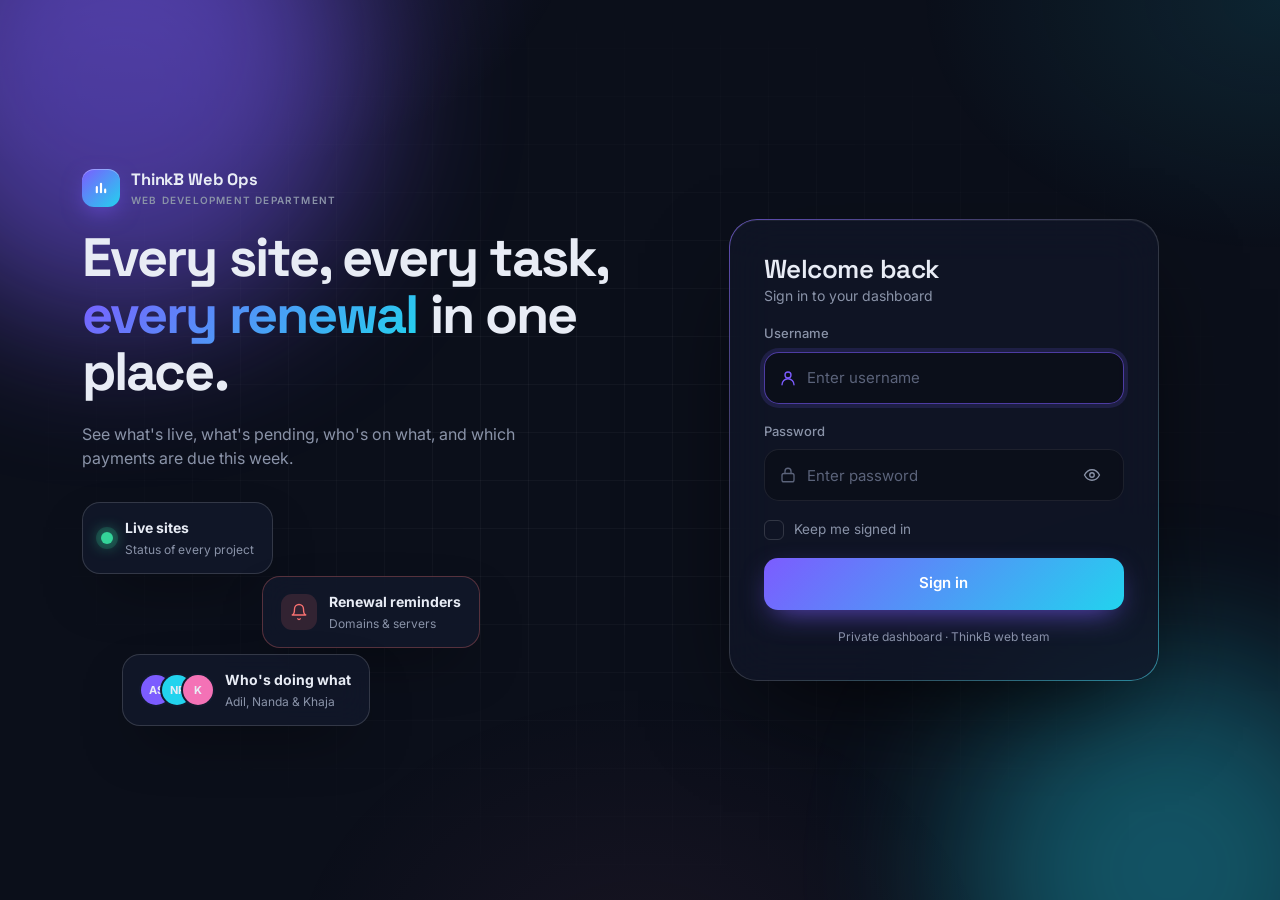
<file: index.html>
<!doctype html>
<html lang="en">
<head>
  <meta charset="utf-8">
  <meta name="viewport" content="width=device-width, initial-scale=1, viewport-fit=cover">
  <title>Sign in · ThinkB Web Ops</title>
  <meta name="theme-color" content="#0B0F1A">
  <meta name="mobile-web-app-capable" content="yes">
  <meta name="apple-mobile-web-app-capable" content="yes">
  <meta name="apple-mobile-web-app-status-bar-style" content="black-translucent">
  <link rel="manifest" href="manifest.webmanifest">
  <link rel="icon" href="icons/favicon.svg" type="image/svg+xml">
  <link rel="apple-touch-icon" href="icons/icon-192.png">
  <link rel="preconnect" href="https://fonts.googleapis.com">
  <link rel="preconnect" href="https://fonts.gstatic.com" crossorigin>
  <link href="https://fonts.googleapis.com/css2?family=Inter:wght@400;500;600;700&family=Space+Grotesk:wght@500;600;700&display=swap" rel="stylesheet">
  <link rel="stylesheet" href="css/style.css">
</head>
<body class="login-page">
  <div class="orb orb-1"></div>
  <div class="orb orb-2"></div>
  <div class="grid-bg"></div>

  <main class="login-wrap">
    <section class="login-hero">
      <div class="brand">
        <span class="brand-mark"><svg class="i" viewBox="0 0 24 24"><path d="M7 17V11M12 17V7M17 17v-3"/></svg></span>
        <span>ThinkB Web Ops<small>WEB DEVELOPMENT DEPARTMENT</small></span>
      </div>
      <h1>Every site, every task,<br><span class="grad-text">every renewal</span> in one place.</h1>
      <p class="muted">See what's live, what's pending, who's on what, and which payments are due this week.</p>

      <div class="hero-cards" aria-hidden="true">
        <div class="float-card fc-1">
          <span class="dot-status green"></span>
          <div><b>Live sites</b><small>Status of every project</small></div>
        </div>
        <div class="float-card fc-2">
          <span class="fc-icon red"><svg class="i" viewBox="0 0 24 24"><path d="M6 8a6 6 0 0 1 12 0c0 7 3 8 3 8H3s3-1 3-8"/><path d="M10.3 21a1.94 1.94 0 0 0 3.4 0"/></svg></span>
          <div><b>Renewal reminders</b><small>Domains &amp; servers</small></div>
        </div>
        <div class="float-card fc-3">
          <div class="fc-avatars"><span style="--c:#7C5CFF">AS</span><span style="--c:#22D3EE">NR</span><span style="--c:#F472B6">K</span></div>
          <div><b>Who's doing what</b><small>Adil, Nanda &amp; Khaja</small></div>
        </div>
      </div>
    </section>

    <section class="login-card-wrap">
      <form id="login-form" class="login-card" novalidate>
        <div class="login-card-head">
          <h2>Welcome back</h2>
          <p class="muted">Sign in to your dashboard</p>
        </div>

        <label class="field">
          <span>Username</span>
          <div class="input">
            <svg class="i" viewBox="0 0 24 24"><circle cx="12" cy="8" r="4"/><path d="M4 21a8 8 0 0 1 16 0"/></svg>
            <input id="username" name="username" autocomplete="username" placeholder="Enter username" required autofocus>
          </div>
        </label>

        <label class="field">
          <span>Password</span>
          <div class="input">
            <svg class="i" viewBox="0 0 24 24"><rect x="4" y="10" width="16" height="11" rx="2.5"/><path d="M8 10V7a4 4 0 0 1 8 0v3"/></svg>
            <input id="password" name="password" type="password" autocomplete="current-password" placeholder="Enter password" required>
            <button type="button" id="toggle-pass" class="eye" aria-label="Show password">
              <svg class="i eye-open" viewBox="0 0 24 24"><path d="M2 12s3.6-7 10-7 10 7 10 7-3.6 7-10 7S2 12 2 12z"/><circle cx="12" cy="12" r="3"/></svg>
              <svg class="i eye-closed" viewBox="0 0 24 24"><path d="M3 3l18 18"/><path d="M10.6 5.1A10 10 0 0 1 12 5c6.4 0 10 7 10 7a17 17 0 0 1-3.2 4.1M6.6 6.6C3.8 8.3 2 12 2 12s3.6 7 10 7a9.6 9.6 0 0 0 5.4-1.6"/><path d="M9.9 9.9a3 3 0 0 0 4.2 4.2"/></svg>
            </button>
          </div>
          <small id="caps" class="hint" hidden>Caps Lock is on</small>
        </label>

        <div class="row-between">
          <label class="check">
            <input type="checkbox" id="remember">
            <span class="box"><svg class="i" viewBox="0 0 24 24"><path d="M20 6 9 17l-5-5"/></svg></span>
            Keep me signed in
          </label>
        </div>

        <p id="login-error" class="error" role="alert" hidden>
          <svg class="i" viewBox="0 0 24 24"><circle cx="12" cy="12" r="9"/><path d="M12 8v4M12 16h.01"/></svg>
          Wrong username or password.
        </p>

        <button type="submit" class="btn btn-primary btn-block">
          <span class="btn-label">Sign in</span>
          <span class="spinner"></span>
          <svg class="i btn-check" viewBox="0 0 24 24"><path d="M20 6 9 17l-5-5"/></svg>
        </button>

        <p class="login-foot muted">Private dashboard · ThinkB web team</p>
      </form>
    </section>
  </main>

  <script>document.write('<script src="js/config.js?v=' + Date.now() + '"><\/script>')</script>
  <script src="js/auth.js"></script>
  <script src="js/login.js"></script>
</body>
</html>
</file>
<file: css/style.css>
/* ── Tokens ───────────────────────────────────────────────── */
:root {
  --bg: #0B0F1A;
  --bg-2: #10162A;
  --surface: rgba(255, 255, 255, .035);
  --surface-2: rgba(255, 255, 255, .065);
  --surface-solid: #131A2E;
  --border: rgba(255, 255, 255, .08);
  --border-2: rgba(255, 255, 255, .15);
  --text: #E8ECF5;
  --muted: #8A93A8;
  --dim: #5B637A;

  --violet: #7C5CFF;
  --cyan: #22D3EE;
  --grad: linear-gradient(135deg, #7C5CFF 0%, #22D3EE 100%);
  --green: #34D399;
  --amber: #FBBF24;
  --blue: #60A5FA;
  --red: #F87171;
  --gray: #94A3B8;
  --pink: #F472B6;

  --radius: 20px;
  --radius-sm: 12px;
  --head: 'Space Grotesk', system-ui, sans-serif;
  --body: 'Inter', system-ui, -apple-system, sans-serif;
  --shadow: 0 24px 60px -24px rgba(0, 0, 0, .7);
  --safe-b: env(safe-area-inset-bottom, 0px);
}

* { box-sizing: border-box; margin: 0; padding: 0; }
html { color-scheme: dark; -webkit-text-size-adjust: 100%; -webkit-tap-highlight-color: transparent; }
body {
  font-family: var(--body);
  background: var(--bg);
  color: var(--text);
  min-height: 100vh;
  font-size: 14px;
  line-height: 1.5;
  -webkit-font-smoothing: antialiased;
  overflow-x: hidden;
}
body::before {
  content: "";
  position: fixed; inset: 0; z-index: -1; pointer-events: none;
  background:
    radial-gradient(700px 420px at 12% -8%, rgba(124, 92, 255, .20), transparent 60%),
    radial-gradient(600px 420px at 100% 0%, rgba(34, 211, 238, .11), transparent 60%),
    radial-gradient(600px 500px at 50% 110%, rgba(244, 114, 182, .06), transparent 60%);
}
body.locked { overflow: hidden; }
a { color: inherit; text-decoration: none; }
button { font: inherit; color: inherit; background: none; border: 0; cursor: pointer; text-align: inherit; }
input, select { font: inherit; color: inherit; }
h1, h2, h3, h4 { font-family: var(--head); font-weight: 600; letter-spacing: -.02em; line-height: 1.2; }
small { font-size: 12px; }
.muted { color: var(--muted); }
.text-red { color: var(--red); font-weight: 600; }
.grad-text { background: var(--grad); -webkit-background-clip: text; background-clip: text; color: transparent; }
.row-between { display: flex; align-items: center; justify-content: space-between; gap: 12px; }
[hidden] { display: none !important; }

svg.i { width: 18px; height: 18px; stroke: currentColor; fill: none; stroke-width: 1.8; stroke-linecap: round; stroke-linejoin: round; flex-shrink: 0; }

:focus-visible { outline: 2px solid var(--cyan); outline-offset: 2px; border-radius: 8px; }

/* ── Buttons, pills, badges ───────────────────────────────── */
.btn {
  display: inline-flex; align-items: center; justify-content: center; gap: 8px;
  padding: 12px 18px; border-radius: 14px; font-weight: 600; font-size: 14px;
  transition: transform .15s, box-shadow .2s, background .2s, border-color .2s;
  white-space: nowrap;
}
.btn:active { transform: scale(.97); }
.btn-primary { background: var(--grad); color: #fff; box-shadow: 0 10px 30px -10px rgba(124, 92, 255, .8); }
.btn-primary:hover { box-shadow: 0 14px 36px -10px rgba(124, 92, 255, 1); }
.btn-ghost { background: var(--surface-2); border: 1px solid var(--border); }
.btn-ghost:hover { border-color: var(--border-2); background: rgba(255, 255, 255, .09); }
.btn-sm { padding: 6px 10px; font-size: 12px; border-radius: 10px; }
.btn-sm svg.i { width: 14px; height: 14px; }
.btn-block { width: 100%; }

.icon-btn {
  width: 42px; height: 42px; border-radius: 14px; flex-shrink: 0;
  display: grid; place-items: center; position: relative;
  background: var(--surface); border: 1px solid var(--border); transition: .2s;
}
.icon-btn:hover { border-color: var(--border-2); background: var(--surface-2); }
.icon-btn.sm { width: 34px; height: 34px; border-radius: 10px; }
.icon-btn .dot {
  position: absolute; top: -4px; right: -4px; min-width: 19px; height: 19px; padding: 0 5px;
  border-radius: 99px; background: var(--red); color: #fff; font-size: 11px; font-weight: 700;
  display: grid; place-items: center; box-shadow: 0 0 0 3px var(--bg);
  animation: pulse 2s infinite;
}
@keyframes pulse { 0%, 100% { box-shadow: 0 0 0 3px var(--bg), 0 0 0 3px rgba(248, 113, 113, .5); } 50% { box-shadow: 0 0 0 3px var(--bg), 0 0 0 8px rgba(248, 113, 113, 0); } }

.badge {
  display: inline-flex; align-items: center; gap: 6px; padding: 4px 10px; border-radius: 99px;
  font-size: 12px; font-weight: 600; white-space: nowrap; background: var(--surface-2);
}
.badge i { width: 7px; height: 7px; border-radius: 50%; background: currentColor; box-shadow: 0 0 10px currentColor; }
.badge.green { color: var(--green); background: rgba(52, 211, 153, .12); }
.badge.amber { color: var(--amber); background: rgba(251, 191, 36, .12); }
.badge.blue { color: var(--blue); background: rgba(96, 165, 250, .12); }
.badge.gray { color: var(--gray); background: rgba(148, 163, 184, .12); }
.badge.green i { animation: blink 2s infinite; }
@keyframes blink { 50% { opacity: .35; } }

.pill { display: inline-flex; align-items: center; gap: 4px; padding: 3px 9px; border-radius: 99px; font-size: 11.5px; font-weight: 600; white-space: nowrap; }
.pill svg.i { width: 12px; height: 12px; }
.pill.red { color: var(--red); background: rgba(248, 113, 113, .14); }
.pill.amber { color: var(--amber); background: rgba(251, 191, 36, .13); }
.pill.green { color: var(--green); background: rgba(52, 211, 153, .12); }
.pill.paid { color: var(--muted); background: var(--surface-2); }

.tag { display: inline-flex; align-items: center; gap: 5px; padding: 4px 10px; border-radius: 8px; font-size: 12px; font-weight: 500; background: var(--surface-2); border: 1px solid var(--border); }
.tag svg.i { width: 13px; height: 13px; }

.avatar {
  --c: var(--violet);
  width: 38px; height: 38px; border-radius: 50%; flex-shrink: 0;
  display: inline-grid; place-items: center; font-family: var(--head); font-weight: 700; font-size: 13px; color: #fff;
  background: linear-gradient(135deg, var(--c), color-mix(in srgb, var(--c) 45%, #0B0F1A));
  box-shadow: 0 0 0 2px var(--bg);
}
.avatar.sm { width: 26px; height: 26px; font-size: 10px; }
.avatar.xs { width: 20px; height: 20px; font-size: 9px; box-shadow: none; }
.avatar.lg { width: 52px; height: 52px; font-size: 17px; }
.avatars { display: flex; }
.avatars .avatar + .avatar { margin-left: -8px; }

.progress { height: 7px; border-radius: 99px; background: rgba(255, 255, 255, .07); overflow: hidden; }
.progress span { display: block; height: 100%; border-radius: inherit; background: var(--grad); transition: width .8s cubic-bezier(.2, .8, .2, 1); }
.progress.green span { background: linear-gradient(90deg, #10B981, var(--green)); }
.progress.amber span { background: linear-gradient(90deg, #F59E0B, #FDE68A); }
.progress.blue span { background: linear-gradient(90deg, #3B82F6, var(--cyan)); }
.progress.red span { background: linear-gradient(90deg, #EF4444, #FCA5A5); }
.progress.gray span { background: var(--gray); }

.link { display: inline-flex; align-items: center; gap: 2px; color: var(--muted); font-size: 13px; font-weight: 500; transition: color .2s; }
.link:hover { color: var(--cyan); }
.link svg.i { width: 15px; height: 15px; }

.empty { display: flex; flex-direction: column; align-items: center; gap: 8px; padding: 26px 12px; color: var(--muted); text-align: center; }
.empty svg.i { width: 28px; height: 28px; padding: 6px; border-radius: 50%; background: rgba(52, 211, 153, .12); color: var(--green); box-sizing: content-box; }

/* ── Brand ────────────────────────────────────────────────── */
.brand { display: flex; align-items: center; gap: 11px; font-family: var(--head); font-weight: 700; font-size: 16.5px; letter-spacing: -.01em; }
.brand small { display: block; font-family: var(--body); font-weight: 600; font-size: 10px; letter-spacing: .12em; color: var(--muted); margin-top: 1px; }
.brand-mark {
  width: 38px; height: 38px; border-radius: 12px; flex-shrink: 0;
  background: var(--grad); display: grid; place-items: center; color: #fff;
  box-shadow: 0 8px 24px -6px rgba(124, 92, 255, .7), inset 0 1px 0 rgba(255, 255, 255, .3);
}
.brand-mark svg.i { width: 20px; height: 20px; stroke-width: 2.6; }

/* ── App layout ───────────────────────────────────────────── */
.app { display: grid; grid-template-columns: 252px minmax(0, 1fr); min-height: 100vh; }

.sidebar {
  position: sticky; top: 0; height: 100vh; padding: 26px 16px 20px;
  display: flex; flex-direction: column; gap: 32px;
  border-right: 1px solid var(--border);
  background: rgba(11, 15, 26, .55); backdrop-filter: blur(20px);
}
.sidebar .brand { padding: 0 8px; }
.nav { display: flex; flex-direction: column; gap: 4px; }
.nav a {
  display: flex; align-items: center; gap: 12px; padding: 11px 12px; border-radius: 13px;
  color: var(--muted); font-weight: 500; transition: color .2s, background .2s;
}
.nav a:hover { color: var(--text); background: var(--surface); }
.nav a.active {
  color: var(--text);
  background: linear-gradient(135deg, rgba(124, 92, 255, .2), rgba(34, 211, 238, .07));
  box-shadow: inset 0 0 0 1px rgba(124, 92, 255, .28);
}
.nav a.active svg.i { color: var(--cyan); }
.nav .count { margin-left: auto; font-size: 11px; font-weight: 600; padding: 1px 8px; border-radius: 99px; background: var(--surface-2); color: var(--text); }
.nav .count.red { background: rgba(248, 113, 113, .16); color: var(--red); }
.side-foot { margin-top: auto; display: flex; align-items: center; gap: 10px; padding: 12px; border-radius: 16px; background: var(--surface); border: 1px solid var(--border); }
.side-profile { display: flex; align-items: center; gap: 10px; flex: 1; min-width: 0; }
.side-profile b { display: block; font-size: 13.5px; }
.side-profile small { color: var(--muted); }
.side-foot .icon-btn { width: 36px; height: 36px; border-radius: 11px; }

.main { min-width: 0; padding: 22px 36px 56px; }
.topbar { display: flex; align-items: center; gap: 14px; margin-bottom: 26px; }
.topbar-title { flex: 1; min-width: 0; display: flex; flex-direction: column; }
.topbar-title small { color: var(--muted); font-weight: 500; }
.topbar-title b { font-family: var(--head); font-size: 15px; display: none; }
.topbar-actions { display: flex; gap: 10px; }
.brand-mobile, .mobile-only { display: none !important; }

.view { animation: viewIn .35s cubic-bezier(.2, .8, .2, 1); display: flex; flex-direction: column; gap: 22px; }
@keyframes viewIn { from { opacity: 0; transform: translateY(8px); } }

.hero h1, .page-head h1 { font-size: clamp(24px, 3vw, 34px); margin: 4px 0 6px; }
.eyebrow { color: var(--cyan); font-size: 12px; font-weight: 600; letter-spacing: .1em; text-transform: uppercase; }
.wave { display: inline-block; animation: wave 2.4s ease-in-out 1; transform-origin: 70% 70%; }
@keyframes wave { 10%, 30% { transform: rotate(14deg); } 20% { transform: rotate(-8deg); } 40%, 100% { transform: rotate(0); } }

/* ── Cards ────────────────────────────────────────────────── */
.card {
  background: var(--surface); border: 1px solid var(--border); border-radius: var(--radius);
  padding: 20px; backdrop-filter: blur(14px); min-width: 0;
}
.card-head { display: flex; align-items: center; justify-content: space-between; gap: 12px; margin-bottom: 16px; flex-wrap: wrap; }
.card-head h2 { display: flex; align-items: center; gap: 9px; font-size: 16px; }
.card-head h2 svg.i { color: var(--violet); }
.grid-2 { display: grid; grid-template-columns: minmax(0, 1.25fr) minmax(0, 1fr); gap: 22px; }

/* KPIs */
.kpis { display: grid; grid-template-columns: repeat(5, minmax(0, 1fr)); gap: 14px; }
.kpis-4 { grid-template-columns: repeat(4, minmax(0, 1fr)); }
.kpi {
  position: relative; overflow: hidden; display: flex; flex-direction: column; gap: 2px;
  padding: 18px; border-radius: var(--radius); background: var(--surface); border: 1px solid var(--border);
  transition: transform .2s, border-color .2s;
}
a.kpi:hover, button.kpi:hover { transform: translateY(-3px); border-color: var(--border-2); }
.kpi small { color: var(--muted); font-weight: 500; margin-top: 12px; }
.kpi b { font-family: var(--head); font-size: 28px; font-weight: 700; letter-spacing: -.03em; line-height: 1.15; }
.kpi em { font-style: normal; font-size: 12px; color: var(--muted); }
.kpi-icon { width: 38px; height: 38px; border-radius: 12px; display: grid; place-items: center; }
.kpi-icon.violet { color: var(--violet); background: rgba(124, 92, 255, .14); }
.kpi-icon.green { color: var(--green); background: rgba(52, 211, 153, .13); }
.kpi-icon.amber { color: var(--amber); background: rgba(251, 191, 36, .13); }
.kpi-icon.cyan { color: var(--cyan); background: rgba(34, 211, 238, .12); }
.kpi-icon.red { color: var(--red); background: rgba(248, 113, 113, .14); }
.kpi::after { content: ""; position: absolute; width: 120px; height: 120px; right: -40px; top: -40px; border-radius: 50%; background: radial-gradient(circle, rgba(124, 92, 255, .14), transparent 70%); pointer-events: none; }
.kpi-alert.hot { border-color: rgba(248, 113, 113, .35); background: linear-gradient(160deg, rgba(248, 113, 113, .13), rgba(251, 191, 36, .04)); }
.kpi-alert.hot::after { background: radial-gradient(circle, rgba(248, 113, 113, .3), transparent 70%); }
.kpi-alert.hot b { color: #FECACA; }

/* Due strip */
.due-strip { display: grid; grid-auto-flow: column; grid-auto-columns: minmax(230px, 1fr); gap: 12px; overflow-x: auto; scroll-snap-type: x mandatory; padding-bottom: 4px; scrollbar-width: thin; }
.due-chip {
  scroll-snap-align: start; display: flex; flex-direction: column; gap: 3px; padding: 14px; border-radius: 16px;
  background: var(--surface-2); border: 1px solid var(--border); position: relative; overflow: hidden;
}
.due-chip::before { content: ""; position: absolute; left: 0; top: 14px; bottom: 14px; width: 3px; border-radius: 0 3px 3px 0; background: var(--amber); }
.due-chip.red::before { background: var(--red); box-shadow: 0 0 14px var(--red); }
.due-chip-top { display: flex; justify-content: space-between; align-items: center; margin-bottom: 8px; }
.due-chip > b { font-size: 14.5px; }
.due-chip > small { color: var(--muted); white-space: nowrap; overflow: hidden; text-overflow: ellipsis; }
.due-chip-foot { display: flex; justify-content: space-between; align-items: center; margin-top: 10px; }
.due-chip-foot b { font-family: var(--head); font-size: 18px; }

/* Team now */
.team-now { display: flex; flex-direction: column; gap: 10px; }
.member-row { display: grid; grid-template-columns: auto minmax(0, .9fr) minmax(0, 1.3fr); gap: 14px; align-items: center; padding: 12px; border-radius: 16px; background: var(--surface); border: 1px solid var(--border); }
.member-info b { display: block; font-size: 14px; white-space: nowrap; overflow: hidden; text-overflow: ellipsis; }
.member-info small { color: var(--muted); display: block; white-space: nowrap; overflow: hidden; text-overflow: ellipsis; }
.member-task { display: flex; gap: 10px; align-items: flex-start; padding: 8px 12px; border-radius: 12px; background: rgba(0, 0, 0, .2); min-width: 0; }
.member-task b { display: block; font-size: 13px; font-weight: 600; }
.member-task > div { min-width: 0; }
.live-dot { width: 8px; height: 8px; border-radius: 50%; background: var(--green); flex-shrink: 0; margin-top: 6px; box-shadow: 0 0 0 3px rgba(52, 211, 153, .2); animation: blink 1.6s infinite; display: inline-block; }
.ring { --p: 0; --c: var(--violet); width: 48px; height: 48px; border-radius: 50%; display: grid; place-items: center; background: conic-gradient(var(--c) calc(var(--p) * 1%), rgba(255, 255, 255, .08) 0); }
.ring .avatar { width: 40px; height: 40px; box-shadow: 0 0 0 3px var(--bg); }
.task-site { display: inline-block; font-size: 12px; color: var(--cyan); font-weight: 500; transition: opacity .2s; }
.task-site:hover { opacity: .75; text-decoration: underline; }

/* Timeline */
.timeline { list-style: none; display: flex; flex-direction: column; gap: 0; }
.timeline li { display: flex; gap: 14px; position: relative; padding-bottom: 16px; }
.timeline li:not(:last-child)::before { content: ""; position: absolute; left: 5px; top: 16px; bottom: 0; width: 2px; background: var(--border); }
.t-dot { width: 12px; height: 12px; border-radius: 50%; margin-top: 4px; flex-shrink: 0; background: var(--c); box-shadow: 0 0 0 4px color-mix(in srgb, var(--c) 20%, transparent); }
.timeline p { font-size: 13.5px; }
.timeline small { color: var(--muted); }

/* Table */
.table { display: flex; flex-direction: column; }
.tr { display: grid; grid-template-columns: minmax(0, 2fr) 1.1fr 1.3fr .8fr 1.2fr; gap: 14px; align-items: center; padding: 12px 10px; border-radius: 14px; width: 100%; transition: background .2s; }
.tr + .tr { border-top: 1px solid var(--border); }
button.tr:hover { background: var(--surface-2); }
.tr.th { color: var(--dim); font-size: 11.5px; font-weight: 600; text-transform: uppercase; letter-spacing: .08em; padding-top: 0; }
.site-cell { display: flex; align-items: center; gap: 12px; min-width: 0; }
.site-cell > span:last-child { min-width: 0; }
.site-cell b { display: block; white-space: nowrap; overflow: hidden; text-overflow: ellipsis; }
.site-cell small { color: var(--muted); display: block; white-space: nowrap; overflow: hidden; text-overflow: ellipsis; }
.site-fav {
  --h: 260; width: 36px; height: 36px; border-radius: 11px; flex-shrink: 0;
  display: grid; place-items: center; font-family: var(--head); font-weight: 700; color: #fff;
  background: linear-gradient(135deg, hsl(var(--h) 80% 62%), hsl(calc(var(--h) + 50) 80% 50%));
}
.site-fav.lg { width: 48px; height: 48px; border-radius: 14px; font-size: 19px; }
.prog-cell { display: flex; align-items: center; gap: 10px; }
.prog-cell .progress { flex: 1; }
.prog-cell small { color: var(--muted); width: 34px; text-align: right; }

/* ── Toolbar / chips ──────────────────────────────────────── */
.page-head { display: flex; justify-content: space-between; align-items: flex-end; gap: 16px; }
.toolbar { display: flex; gap: 12px; flex-wrap: wrap; align-items: center; }
.search, .select {
  display: flex; align-items: center; gap: 10px; padding: 0 14px; height: 44px; border-radius: 14px;
  background: var(--surface); border: 1px solid var(--border); color: var(--muted); transition: border-color .2s;
}
.search { flex: 1; min-width: 220px; max-width: 420px; }
.search:focus-within, .select:focus-within { border-color: rgba(124, 92, 255, .5); }
.search input, .select select { background: none; border: 0; outline: 0; flex: 1; min-width: 0; color: var(--text); height: 100%; }
.select select option { background: var(--surface-solid); }
.chips { display: flex; gap: 8px; overflow-x: auto; scrollbar-width: none; }
.chips::-webkit-scrollbar { display: none; }
.chip {
  display: inline-flex; align-items: center; gap: 7px; padding: 0 14px; height: 38px; border-radius: 99px;
  background: var(--surface); border: 1px solid var(--border); color: var(--muted); font-weight: 500; white-space: nowrap; transition: .2s;
}
.chip:hover { color: var(--text); border-color: var(--border-2); }
.chip em { font-style: normal; font-size: 11px; padding: 0 6px; border-radius: 99px; background: var(--surface-2); }
.chip.active { color: #fff; background: linear-gradient(135deg, rgba(124, 92, 255, .35), rgba(34, 211, 238, .18)); border-color: rgba(124, 92, 255, .5); }
.chips.sm .chip { height: 30px; padding: 0 11px; font-size: 12px; }

/* ── Websites ─────────────────────────────────────────────── */
.site-grid { display: grid; grid-template-columns: repeat(auto-fill, minmax(310px, 1fr)); gap: 18px; }
.site-card {
  display: flex; flex-direction: column; gap: 16px; padding: 20px; border-radius: var(--radius); cursor: pointer;
  background: var(--surface); border: 1px solid var(--border); transition: transform .25s, border-color .25s, box-shadow .25s;
  position: relative; overflow: hidden;
}
.site-card::before { content: ""; position: absolute; inset: 0; background: radial-gradient(400px 120px at 0 0, rgba(124, 92, 255, .1), transparent 70%); pointer-events: none; }
.site-card:hover { transform: translateY(-4px); border-color: rgba(124, 92, 255, .35); box-shadow: var(--shadow); }
.site-card-head { display: flex; gap: 12px; align-items: flex-start; }
.site-card-head > div { flex: 1; min-width: 0; }
.site-card-head h3 { font-size: 16.5px; white-space: nowrap; overflow: hidden; text-overflow: ellipsis; }
.url { display: inline-flex; align-items: center; gap: 4px; color: var(--muted); font-size: 12.5px; transition: color .2s; }
.url:hover { color: var(--cyan); }
.url svg.i { width: 12px; height: 12px; }
.site-card-prog { display: flex; flex-direction: column; gap: 6px; }
.exp-row { display: grid; grid-template-columns: repeat(3, 1fr); gap: 8px; }
.exp { display: flex; flex-direction: column; gap: 1px; padding: 9px 10px; border-radius: 12px; background: rgba(0, 0, 0, .22); border: 1px solid var(--border); }
.exp svg.i { width: 14px; height: 14px; margin-bottom: 3px; }
.exp small { color: var(--muted); font-size: 11px; }
.exp b { font-size: 12.5px; white-space: nowrap; }
.exp.red { border-color: rgba(248, 113, 113, .35); } .exp.red svg.i, .exp.red b { color: var(--red); }
.exp.amber svg.i, .exp.amber b { color: var(--amber); }
.exp.green svg.i { color: var(--green); }
.exp.none { opacity: .5; }
.exp.paid svg.i { color: var(--muted); }
.site-card-foot { display: flex; justify-content: space-between; align-items: center; padding-top: 14px; border-top: 1px solid var(--border); }
.pending-count { display: inline-flex; align-items: center; gap: 6px; font-weight: 600; font-size: 13px; color: var(--amber); }
.pending-count.zero { color: var(--green); }
.pending-count svg.i { width: 16px; height: 16px; }

/* ── Tasks / kanban ───────────────────────────────────────── */
.kanban { display: grid; grid-template-columns: repeat(4, minmax(250px, 1fr)); gap: 16px; overflow-x: auto; padding-bottom: 6px; scroll-snap-type: x mandatory; }
.k-col { scroll-snap-align: start; background: rgba(255, 255, 255, .02); border: 1px solid var(--border); border-radius: var(--radius); padding: 14px; display: flex; flex-direction: column; gap: 12px; min-height: 200px; }
.k-col header { display: flex; align-items: center; gap: 9px; font-family: var(--head); font-weight: 600; padding: 2px 4px; }
.k-col header em { font-style: normal; margin-left: auto; font-family: var(--body); font-size: 12px; padding: 1px 9px; border-radius: 99px; background: var(--surface-2); color: var(--muted); }
.k-dot { width: 9px; height: 9px; border-radius: 50%; background: var(--gray); }
.k-doing .k-dot { background: var(--amber); box-shadow: 0 0 10px var(--amber); }
.k-review .k-dot { background: var(--violet); box-shadow: 0 0 10px var(--violet); }
.k-done .k-dot { background: var(--green); }
.k-list { display: flex; flex-direction: column; gap: 10px; }
.k-empty { color: var(--dim); font-size: 13px; text-align: center; padding: 20px 0; border: 1px dashed var(--border); border-radius: 14px; }

.task-card { padding: 13px 14px; border-radius: 15px; background: var(--surface-solid); border: 1px solid var(--border); display: flex; flex-direction: column; gap: 8px; transition: border-color .2s, transform .2s; }
.task-card:hover { border-color: var(--border-2); }
.task-card.is-done .task-title { text-decoration: line-through; color: var(--muted); }
.task-top { display: flex; justify-content: space-between; align-items: center; gap: 8px; }
.task-top .task-site { white-space: nowrap; overflow: hidden; text-overflow: ellipsis; max-width: 60%; }
.prio { font-size: 10.5px; font-weight: 700; text-transform: uppercase; letter-spacing: .06em; padding: 2px 8px; border-radius: 6px; background: rgba(148, 163, 184, .14); color: var(--gray); }
.prio-high .prio { background: rgba(248, 113, 113, .15); color: var(--red); }
.prio-medium .prio { background: rgba(251, 191, 36, .14); color: var(--amber); }
.task-title { font-weight: 500; font-size: 13.5px; }
.task-foot { display: flex; align-items: center; gap: 10px; }
.task-due { display: inline-flex; align-items: center; gap: 4px; color: var(--muted); font-size: 12px; }
.task-due svg.i { width: 13px; height: 13px; }
.task-due.late { color: var(--red); }
.mini-status { margin-left: auto; font-size: 11px; font-weight: 600; padding: 2px 8px; border-radius: 99px; background: var(--surface-2); color: var(--muted); }
.mini-status.s-doing { color: var(--amber); background: rgba(251, 191, 36, .12); }
.mini-status.s-review { color: #B4A2FF; background: rgba(124, 92, 255, .15); }
.mini-status.s-done { color: var(--green); background: rgba(52, 211, 153, .12); }

/* ── Team ─────────────────────────────────────────────────── */
.team-grid { display: grid; grid-template-columns: repeat(auto-fill, minmax(300px, 1fr)); gap: 18px; align-items: start; }
.member-card {
  --c: var(--violet);
  display: flex; flex-direction: column; gap: 16px; padding: 20px; border-radius: var(--radius);
  background: linear-gradient(180deg, color-mix(in srgb, var(--c) 10%, transparent), transparent 140px), var(--surface);
  border: 1px solid var(--border); position: relative; overflow: hidden;
}
.member-card::before { content: ""; position: absolute; top: 0; left: 0; right: 0; height: 3px; background: linear-gradient(90deg, var(--c), transparent); }
.member-card-head { display: flex; gap: 14px; align-items: center; }
.member-card-head h3 { font-size: 17px; }
.member-card-head small { color: var(--muted); }
.now-box { display: flex; flex-direction: column; gap: 2px; padding: 12px 14px; border-radius: 14px; background: rgba(0, 0, 0, .25); border: 1px solid var(--border); }
.now-box small { display: flex; align-items: center; gap: 7px; color: var(--muted); }
.now-box small .live-dot { margin-top: 0; }
.now-box b { font-size: 15px; }
.stats { display: grid; grid-template-columns: repeat(3, 1fr); gap: 8px; text-align: center; }
.stats div { padding: 10px 6px; border-radius: 12px; background: var(--surface); }
.stats b { display: block; font-family: var(--head); font-size: 22px; }
.stats small { color: var(--muted); }
.member-card .progress { margin-top: 6px; }
.member-tasks { display: flex; flex-direction: column; gap: 8px; }

/* ── Renewals ─────────────────────────────────────────────── */
.grid-renew { display: grid; grid-template-columns: minmax(280px, 380px) minmax(0, 1fr); gap: 22px; align-items: start; }
.renewal-list { display: flex; flex-direction: column; gap: 8px; }
.renewal-row {
  display: grid; grid-template-columns: auto minmax(0, 1fr) auto auto auto; gap: 14px; align-items: center;
  padding: 12px 14px; border-radius: 15px; background: var(--surface); border: 1px solid var(--border); position: relative;
}
.renewal-row.red { border-color: rgba(248, 113, 113, .3); background: linear-gradient(90deg, rgba(248, 113, 113, .08), transparent 60%); }
.renewal-row.paid { opacity: .55; }
.r-icon { width: 38px; height: 38px; border-radius: 12px; display: grid; place-items: center; background: var(--surface-2); }
.renewal-row.red .r-icon { color: var(--red); background: rgba(248, 113, 113, .14); }
.renewal-row.amber .r-icon { color: var(--amber); background: rgba(251, 191, 36, .12); }
.renewal-row.green .r-icon { color: var(--green); background: rgba(52, 211, 153, .1); }
.r-main { min-width: 0; }
.r-main b { display: block; white-space: nowrap; overflow: hidden; text-overflow: ellipsis; font-size: 13.5px; }
.r-main small { color: var(--muted); display: block; white-space: nowrap; overflow: hidden; text-overflow: ellipsis; }
.r-meta { text-align: right; }
.r-meta b { display: block; font-family: var(--head); font-size: 15px; }
.r-meta small { color: var(--muted); white-space: nowrap; }

.cal-head { display: flex; justify-content: space-between; align-items: center; margin-bottom: 14px; }
.cal-head b { font-family: var(--head); font-size: 16px; }
.cal-grid { display: grid; grid-template-columns: repeat(7, 1fr); gap: 4px; }
.cal-dow { text-align: center; font-size: 11px; color: var(--dim); font-weight: 600; padding-bottom: 6px; }
.cal-cell { aspect-ratio: 1; border-radius: 11px; display: flex; flex-direction: column; align-items: center; justify-content: center; gap: 3px; font-size: 13px; color: var(--muted); }
.cal-cell b { font-weight: 500; }
.cal-cell.has { background: var(--surface-2); color: var(--text); cursor: help; }
.cal-cell.today { background: var(--grad); color: #fff; box-shadow: 0 6px 20px -6px rgba(124, 92, 255, .8); }
.cal-cell.today b { font-weight: 700; }
.cal-dots { display: flex; gap: 2px; height: 5px; }
.cal-dots i, .cal-legend i { width: 5px; height: 5px; border-radius: 50%; background: var(--green); }
.cal-dots i.red, .cal-legend i.red { background: var(--red); }
.cal-dots i.amber, .cal-legend i.amber { background: var(--amber); }
.cal-dots i.paid, .cal-legend i.paid { background: var(--dim); }
.cal-cell.today .cal-dots i { box-shadow: 0 0 0 1.5px #fff; }
.cal-legend { display: flex; flex-wrap: wrap; gap: 14px; margin-top: 16px; font-size: 12px; color: var(--muted); }
.cal-legend span { display: inline-flex; align-items: center; gap: 6px; }
.cal-legend i { width: 8px; height: 8px; }

/* ── Drawer ───────────────────────────────────────────────── */
.overlay { position: fixed; inset: 0; background: rgba(5, 7, 14, .6); backdrop-filter: blur(6px); opacity: 0; pointer-events: none; transition: opacity .3s; z-index: 50; }
.overlay.show { opacity: 1; pointer-events: auto; }
.drawer {
  position: fixed; top: 0; right: 0; bottom: 0; width: min(620px, 100%); z-index: 60;
  background: #0E1324; border-left: 1px solid var(--border); box-shadow: -30px 0 80px -20px rgba(0, 0, 0, .7);
  transform: translateX(100%); overflow-y: auto; overscroll-behavior: contain;
  visibility: hidden; transition: transform .4s cubic-bezier(.2, .8, .2, 1), visibility 0s .4s;
}
.drawer.open { transform: none; visibility: visible; transition: transform .4s cubic-bezier(.2, .8, .2, 1); }
.drawer-head { position: sticky; top: 0; z-index: 2; display: flex; gap: 14px; align-items: center; padding: 20px 24px; background: rgba(14, 19, 36, .85); backdrop-filter: blur(16px); border-bottom: 1px solid var(--border); }
.drawer-title { flex: 1; min-width: 0; }
.drawer-title h2 { font-size: 20px; white-space: nowrap; overflow: hidden; text-overflow: ellipsis; }
.drawer-sub { display: flex; gap: 12px; align-items: center; flex-wrap: wrap; margin-top: 4px; }
.drawer-body { padding: 22px 24px 40px; display: flex; flex-direction: column; gap: 22px; }
.drawer-prog { display: flex; flex-direction: column; gap: 10px; padding: 16px; border-radius: 16px; background: var(--surface); border: 1px solid var(--border); }
.drawer-prog .progress { height: 9px; }
.info-grid { display: grid; grid-template-columns: 1fr 1fr; gap: 12px; }
.info-card { padding: 16px; border-radius: 16px; background: var(--surface); border: 1px solid var(--border); display: flex; flex-direction: column; gap: 8px; }
.info-card h4 { display: flex; align-items: center; gap: 8px; font-size: 14px; margin-bottom: 4px; flex-wrap: wrap; }
.info-card h4 svg.i { color: var(--violet); width: 16px; height: 16px; }
.info-card h4 .pill { margin-left: auto; }
.kv { display: flex; justify-content: space-between; gap: 10px; font-size: 13px; }
.kv small { color: var(--muted); font-size: 13px; }
.kv b { font-weight: 500; text-align: right; overflow-wrap: anywhere; }
.stack { display: flex; flex-wrap: wrap; gap: 8px; }
.d-section h3 { display: flex; align-items: center; gap: 8px; font-size: 16px; margin-bottom: 12px; }
.d-section h3 svg.i { color: var(--cyan); }
.d-section h3 em { font-style: normal; font-size: 12px; font-family: var(--body); padding: 1px 9px; border-radius: 99px; background: rgba(251, 191, 36, .14); color: var(--amber); }
.d-tasks { display: grid; grid-template-columns: 1fr 1fr; gap: 10px; }
.done-list { margin-top: 12px; }
.done-list summary { cursor: pointer; color: var(--muted); font-size: 13px; margin-bottom: 10px; }
.notes { padding: 14px 16px; border-radius: 14px; background: rgba(251, 191, 36, .06); border: 1px solid rgba(251, 191, 36, .18); color: #F5E6B8; font-size: 13.5px; }

/* ── Modal (payments popup) ───────────────────────────────── */
.modal-wrap { position: fixed; inset: 0; z-index: 80; display: grid; place-items: center; padding: 20px; pointer-events: none; visibility: hidden; }
.modal-wrap.open { pointer-events: auto; visibility: visible; }
.modal-wrap .overlay { opacity: 0; transition: opacity .3s; z-index: 0; }
.modal-wrap.open .overlay { opacity: 1; }
.modal {
  position: relative; z-index: 1; width: min(620px, 100%); max-height: calc(100vh - 40px); overflow-y: auto;
  padding: 26px; border-radius: 26px; background: #111729; border: 1px solid rgba(248, 113, 113, .25);
  box-shadow: 0 40px 100px -30px rgba(0, 0, 0, .9), 0 0 0 1px rgba(255, 255, 255, .03) inset;
  transform: translateY(20px) scale(.97); opacity: 0; transition: transform .4s cubic-bezier(.2, .9, .3, 1.2), opacity .3s;
}
.modal-wrap.open .modal { transform: none; opacity: 1; }
.modal-glow { position: absolute; inset: 0; border-radius: inherit; pointer-events: none; overflow: hidden; }
.modal-glow::before { content: ""; position: absolute; width: 360px; height: 260px; top: -140px; left: -80px; background: radial-gradient(circle, rgba(248, 113, 113, .3), transparent 70%); }
.modal-glow::after { content: ""; position: absolute; width: 300px; height: 220px; top: -120px; right: -60px; background: radial-gradient(circle, rgba(251, 191, 36, .18), transparent 70%); }
.modal-x { position: absolute; top: 18px; right: 18px; z-index: 2; }
.modal-head { position: relative; display: flex; gap: 16px; align-items: center; margin-bottom: 20px; padding-right: 50px; }
.modal-head h2 { font-size: 21px; }
.alert-icon { width: 54px; height: 54px; border-radius: 17px; display: grid; place-items: center; flex-shrink: 0; color: #fff; background: linear-gradient(135deg, #EF4444, #F59E0B); box-shadow: 0 12px 30px -8px rgba(239, 68, 68, .7); animation: ring 2.5s ease-in-out infinite; }
.alert-icon svg.i { width: 26px; height: 26px; }
@keyframes ring { 0%, 70%, 100% { transform: rotate(0); } 75% { transform: rotate(12deg); } 80% { transform: rotate(-10deg); } 85% { transform: rotate(8deg); } 90% { transform: rotate(-4deg); } }
.modal-list { position: relative; display: flex; flex-direction: column; gap: 8px; }
.modal-total { position: relative; display: flex; justify-content: space-between; align-items: center; margin-top: 16px; padding: 16px 18px; border-radius: 16px; background: rgba(248, 113, 113, .08); border: 1px dashed rgba(248, 113, 113, .3); }
.modal-total span { color: var(--muted); font-weight: 500; }
.modal-total b { font-family: var(--head); font-size: 24px; }
.modal-actions { position: relative; display: flex; gap: 10px; justify-content: flex-end; margin-top: 20px; }

/* Toast */
.toast {
  position: fixed; left: 50%; bottom: 28px; z-index: 100; transform: translate(-50%, 20px); opacity: 0; pointer-events: none;
  display: flex; align-items: center; gap: 8px; padding: 12px 18px; border-radius: 14px; font-weight: 500;
  background: #1A2240; border: 1px solid var(--border-2); box-shadow: var(--shadow); transition: .3s;
}
.toast svg.i { color: var(--green); }
.toast.show { opacity: 1; transform: translate(-50%, 0); }

/* ── Bottom nav (mobile) ──────────────────────────────────── */
.bottom-nav { display: none; }

/* ── Login page ───────────────────────────────────────────── */
.login-page { min-height: 100vh; overflow-x: hidden; position: relative; }
.orb { position: fixed; border-radius: 50%; filter: blur(80px); opacity: .55; pointer-events: none; z-index: -1; animation: drift 18s ease-in-out infinite alternate; }
.orb-1 { width: 480px; height: 480px; background: #7C5CFF; top: -160px; left: -120px; }
.orb-2 { width: 420px; height: 420px; background: #22D3EE; bottom: -180px; right: -100px; opacity: .35; animation-delay: -6s; }
@keyframes drift { to { transform: translate(80px, 60px) scale(1.1); } }
.grid-bg {
  position: fixed; inset: 0; z-index: -1; pointer-events: none;
  background-image: linear-gradient(rgba(255, 255, 255, .035) 1px, transparent 1px), linear-gradient(90deg, rgba(255, 255, 255, .035) 1px, transparent 1px);
  background-size: 48px 48px;
  mask-image: radial-gradient(ellipse at center, #000 20%, transparent 75%);
  -webkit-mask-image: radial-gradient(ellipse at center, #000 20%, transparent 75%);
}
.login-wrap { min-height: 100vh; display: grid; grid-template-columns: 1.1fr 1fr; align-items: center; gap: 48px; max-width: 1180px; margin: 0 auto; padding: 40px 32px; }
.login-hero { display: flex; flex-direction: column; gap: 22px; }
.login-hero h1 { font-size: clamp(32px, 4.4vw, 54px); font-weight: 700; letter-spacing: -.035em; line-height: 1.05; }
.login-hero > p { font-size: 16px; max-width: 460px; }
.hero-cards { position: relative; height: 230px; margin-top: 10px; }
.float-card {
  position: absolute; display: flex; align-items: center; gap: 12px; padding: 14px 18px; border-radius: 18px;
  background: rgba(19, 26, 46, .7); border: 1px solid var(--border-2); backdrop-filter: blur(16px); box-shadow: var(--shadow);
  animation: float 6s ease-in-out infinite;
}
.float-card b { display: block; font-size: 14px; }
.float-card small { color: var(--muted); }
.fc-1 { top: 0; left: 0; }
.fc-2 { top: 74px; left: 180px; animation-delay: -2s; border-color: rgba(248, 113, 113, .3); }
.fc-3 { top: 152px; left: 40px; animation-delay: -4s; }
@keyframes float { 50% { transform: translateY(-10px); } }
.dot-status { width: 12px; height: 12px; border-radius: 50%; background: var(--green); box-shadow: 0 0 0 5px rgba(52, 211, 153, .18), 0 0 16px var(--green); }
.fc-icon { width: 36px; height: 36px; border-radius: 11px; display: grid; place-items: center; }
.fc-icon.red { color: var(--red); background: rgba(248, 113, 113, .15); }
.fc-avatars { display: flex; }
.fc-avatars span { --c: #7C5CFF; width: 30px; height: 30px; border-radius: 50%; display: grid; place-items: center; font-size: 11px; font-weight: 700; background: var(--c); box-shadow: 0 0 0 2px #131A2E; }
.fc-avatars span + span { margin-left: -9px; }

.login-card-wrap { display: flex; justify-content: center; }
.login-card {
  width: 100%; max-width: 430px; display: flex; flex-direction: column; gap: 18px; padding: 34px;
  border-radius: 28px; background: rgba(17, 23, 41, .72); border: 1px solid var(--border-2);
  backdrop-filter: blur(24px); box-shadow: 0 40px 100px -30px rgba(0, 0, 0, .8), inset 0 1px 0 rgba(255, 255, 255, .06);
  position: relative;
}
.login-card::before { content: ""; position: absolute; inset: -1px; border-radius: inherit; padding: 1px; background: linear-gradient(140deg, rgba(124, 92, 255, .6), transparent 40%, transparent 60%, rgba(34, 211, 238, .5)); -webkit-mask: linear-gradient(#000 0 0) content-box, linear-gradient(#000 0 0); -webkit-mask-composite: xor; mask-composite: exclude; pointer-events: none; }
.login-card-head h2 { font-size: 26px; }
.field { display: flex; flex-direction: column; gap: 8px; }
.field > span { font-size: 13px; font-weight: 500; color: var(--muted); }
.input { display: flex; align-items: center; gap: 10px; height: 52px; padding: 0 14px; border-radius: 15px; background: rgba(0, 0, 0, .25); border: 1px solid var(--border); color: var(--dim); transition: border-color .2s, box-shadow .2s; }
.input:focus-within { border-color: rgba(124, 92, 255, .6); box-shadow: 0 0 0 4px rgba(124, 92, 255, .15); color: var(--violet); }
.input input { flex: 1; min-width: 0; height: 100%; background: none; border: 0; outline: 0; color: var(--text); font-size: 15px; }
.input input::placeholder { color: var(--dim); }
.eye { color: var(--muted); display: grid; place-items: center; width: 34px; height: 34px; border-radius: 10px; }
.eye:hover { background: var(--surface-2); }
.eye .eye-closed, .eye.on .eye-open { display: none; }
.eye.on .eye-closed { display: block; }
.hint { color: var(--amber); }
.check { display: inline-flex; align-items: center; gap: 10px; cursor: pointer; color: var(--muted); font-size: 13.5px; user-select: none; }
.check input { position: absolute; opacity: 0; pointer-events: none; }
.check .box { width: 20px; height: 20px; border-radius: 6px; border: 1.5px solid var(--border-2); display: grid; place-items: center; transition: .2s; }
.check .box svg.i { width: 13px; height: 13px; stroke-width: 3; opacity: 0; transform: scale(.5); transition: .2s; color: #fff; }
.check input:checked + .box { background: var(--grad); border-color: transparent; }
.check input:checked + .box svg.i { opacity: 1; transform: none; }
.check input:focus-visible + .box { outline: 2px solid var(--cyan); outline-offset: 2px; }
.error { display: flex; align-items: center; gap: 8px; padding: 11px 14px; border-radius: 12px; color: #FECACA; background: rgba(248, 113, 113, .12); border: 1px solid rgba(248, 113, 113, .3); font-size: 13.5px; }
.error svg.i { color: var(--red); }
.login-card .btn-primary { height: 52px; font-size: 15px; position: relative; }
.btn .spinner, .btn .btn-check { display: none; }
.btn .spinner { width: 20px; height: 20px; border-radius: 50%; border: 2.5px solid rgba(255, 255, 255, .35); border-top-color: #fff; animation: spin .7s linear infinite; }
.btn.loading .btn-label { display: none; }
.btn.loading .spinner { display: block; }
.btn.success .spinner { display: none; }
.btn.success .btn-check { display: block; width: 22px; height: 22px; stroke-width: 3; }
.btn:disabled { cursor: default; }
@keyframes spin { to { transform: rotate(360deg); } }
.shake { animation: shake .45s; }
@keyframes shake { 20%, 60% { transform: translateX(-8px); } 40%, 80% { transform: translateX(8px); } }
.login-foot { text-align: center; font-size: 12px; }

/* ── Responsive ───────────────────────────────────────────── */
@media (max-width: 1280px) {
  .kpis { grid-template-columns: repeat(3, minmax(0, 1fr)); }
  .kpis .kpi-alert { grid-column: span 1; }
}

@media (max-width: 1100px) {
  .grid-2, .grid-renew { grid-template-columns: minmax(0, 1fr); }
  .tr { grid-template-columns: minmax(0, 2fr) 1.2fr 1.2fr 1.2fr; }
  .tr > :nth-child(4) { display: none; }
}

@media (max-width: 900px) {
  .app { grid-template-columns: minmax(0, 1fr); }
  .sidebar { display: none; }
  .main { padding: 14px 16px calc(96px + var(--safe-b)); }
  .topbar { position: sticky; top: 0; z-index: 30; margin: -14px -16px 18px; padding: calc(12px + env(safe-area-inset-top, 0px)) 16px 12px; background: rgba(11, 15, 26, .78); backdrop-filter: blur(18px); border-bottom: 1px solid var(--border); }
  .brand-mobile { display: flex !important; }
  .brand-mobile .brand-mark { width: 36px; height: 36px; }
  .mobile-only { display: grid !important; }
  .topbar-title b { display: block; }
  .topbar-title small { font-size: 11px; }

  .bottom-nav {
    display: grid; grid-template-columns: repeat(5, 1fr); position: fixed; z-index: 40;
    left: 12px; right: 12px; bottom: calc(12px + var(--safe-b)); padding: 6px; border-radius: 22px;
    background: rgba(17, 23, 41, .88); backdrop-filter: blur(20px); border: 1px solid var(--border-2);
    box-shadow: 0 20px 50px -10px rgba(0, 0, 0, .8);
  }
  .bottom-nav a { position: relative; display: flex; flex-direction: column; align-items: center; gap: 3px; padding: 8px 0 6px; border-radius: 16px; color: var(--muted); font-size: 10.5px; font-weight: 600; transition: .2s; }
  .bottom-nav a svg.i { width: 21px; height: 21px; }
  .bottom-nav a.active { color: #fff; background: linear-gradient(135deg, rgba(124, 92, 255, .4), rgba(34, 211, 238, .2)); }
  .bottom-nav a.active svg.i { color: var(--cyan); }
  .nav-dot { position: absolute; top: 6px; left: calc(50% + 6px); width: 8px; height: 8px; border-radius: 50%; background: var(--red); box-shadow: 0 0 0 2px #111729; }

  .view { gap: 16px; }
  .hero h1, .page-head h1 { font-size: 25px; }
  .kpis, .kpis-4 { grid-template-columns: repeat(2, minmax(0, 1fr)); gap: 10px; }
  .kpis .kpi-alert { grid-column: 1 / -1; }
  .kpi { padding: 14px; }
  .kpi b { font-size: 24px; }
  .kpi small { margin-top: 8px; }
  .kpi-icon { width: 34px; height: 34px; }
  .card { padding: 16px; border-radius: 18px; }
  .due-strip { grid-auto-columns: 82%; margin: 0 -16px; padding: 0 16px 4px; scroll-padding: 0 16px; }

  .member-row { grid-template-columns: auto minmax(0, 1fr); }
  .member-task { grid-column: 1 / -1; }

  .tr.th { display: none; }
  .tr { grid-template-columns: minmax(0, 1fr) auto; gap: 8px 12px; padding: 12px 4px; }
  .tr > :nth-child(2) { justify-self: end; }
  .tr > :nth-child(3) { grid-column: 1 / -1; }
  .tr > :nth-child(5) { display: none; }

  .toolbar { flex-direction: column; flex-wrap: nowrap; align-items: stretch; }
  .toolbar > * { min-width: 0; }
  .search { flex: none; max-width: none; }
  .chips { margin: 0 -16px; padding: 0 16px; scroll-snap-type: x proximity; scroll-padding: 0 16px; }
  .chip { flex: none; scroll-snap-align: start; }
  .site-grid, .team-grid { grid-template-columns: minmax(0, 1fr); gap: 14px; }

  .kanban { grid-template-columns: repeat(4, 86%); margin: 0 -16px; padding: 0 16px 6px; scroll-padding: 0 16px; gap: 12px; }

  .renewal-row { grid-template-columns: auto minmax(0, 1fr) auto; gap: 6px 12px; }
  .renewal-row .pill { grid-column: 2; justify-self: start; }
  .renewal-row .btn { grid-column: 3; grid-row: 2; }
  .renewal-row .r-meta { grid-row: 1; grid-column: 3; }

  .drawer { width: 100%; border-left: 0; top: 40px; border-radius: 24px 24px 0 0; transform: translateY(100%); }
  .drawer-head { padding: 16px; border-radius: 24px 24px 0 0; }
  .drawer-head::before { content: ""; position: absolute; top: 6px; left: 50%; width: 40px; height: 4px; margin-left: -20px; border-radius: 4px; background: var(--border-2); }
  .drawer-body { padding: 16px 16px calc(40px + var(--safe-b)); }
  .info-grid, .d-tasks { grid-template-columns: minmax(0, 1fr); }

  .modal-wrap { place-items: end center; padding: 0; }
  .modal { width: 100%; max-height: 88vh; border-radius: 26px 26px 0 0; padding: 22px 16px calc(22px + var(--safe-b)); transform: translateY(100%); border-bottom: 0; }
  .modal-head { gap: 12px; }
  .modal-head h2 { font-size: 18px; }
  .alert-icon { width: 46px; height: 46px; border-radius: 14px; }
  .modal-actions { flex-direction: column-reverse; }
  .modal-actions .btn { width: 100%; }

  .toast { bottom: calc(100px + var(--safe-b)); }

  .login-wrap { grid-template-columns: minmax(0, 1fr); gap: 28px; padding: 32px 16px; align-content: center; }
  .login-hero { gap: 14px; text-align: left; }
  .login-hero h1 { font-size: 30px; }
  .login-hero > p { font-size: 14.5px; }
  .hero-cards { display: none; }
  .login-card { padding: 24px 20px; border-radius: 24px; }
}

@media (prefers-reduced-motion: reduce) {
  *, *::before, *::after { animation: none !important; transition: none !important; }
}

/* ── Real-data additions ──────────────────────────────────── */
.badge.violet { color: #B4A2FF; background: rgba(124, 92, 255, .16); }
.progress.violet span { background: var(--grad); }
.exp.client svg.i, .exp.client b { color: var(--blue); }
.exp.deploy svg.i { color: var(--cyan); }
.exp.deploy b { overflow: hidden; text-overflow: ellipsis; }
.avatar.unassigned { background: var(--surface-2); color: var(--muted); border: 1px dashed var(--border-2); box-shadow: none; }
.owner.client { color: var(--blue); }
.owned-sites { display: flex; flex-wrap: wrap; gap: 6px; }
.owned-sites .tag { cursor: pointer; transition: border-color .2s; }
.owned-sites .tag:hover { border-color: var(--border-2); }
.site-dot { --h: 260; width: 8px; height: 8px; border-radius: 50%; background: hsl(var(--h) 80% 62%); }
.exp { min-width: 0; }
.exp small, .exp b { overflow: hidden; text-overflow: ellipsis; white-space: nowrap; }
.exp.set svg.i { color: var(--violet); }
.exp b { white-space: normal; overflow-wrap: anywhere; line-height: 1.3; display: -webkit-box; -webkit-line-clamp: 2; -webkit-box-orient: vertical; }
</file>
